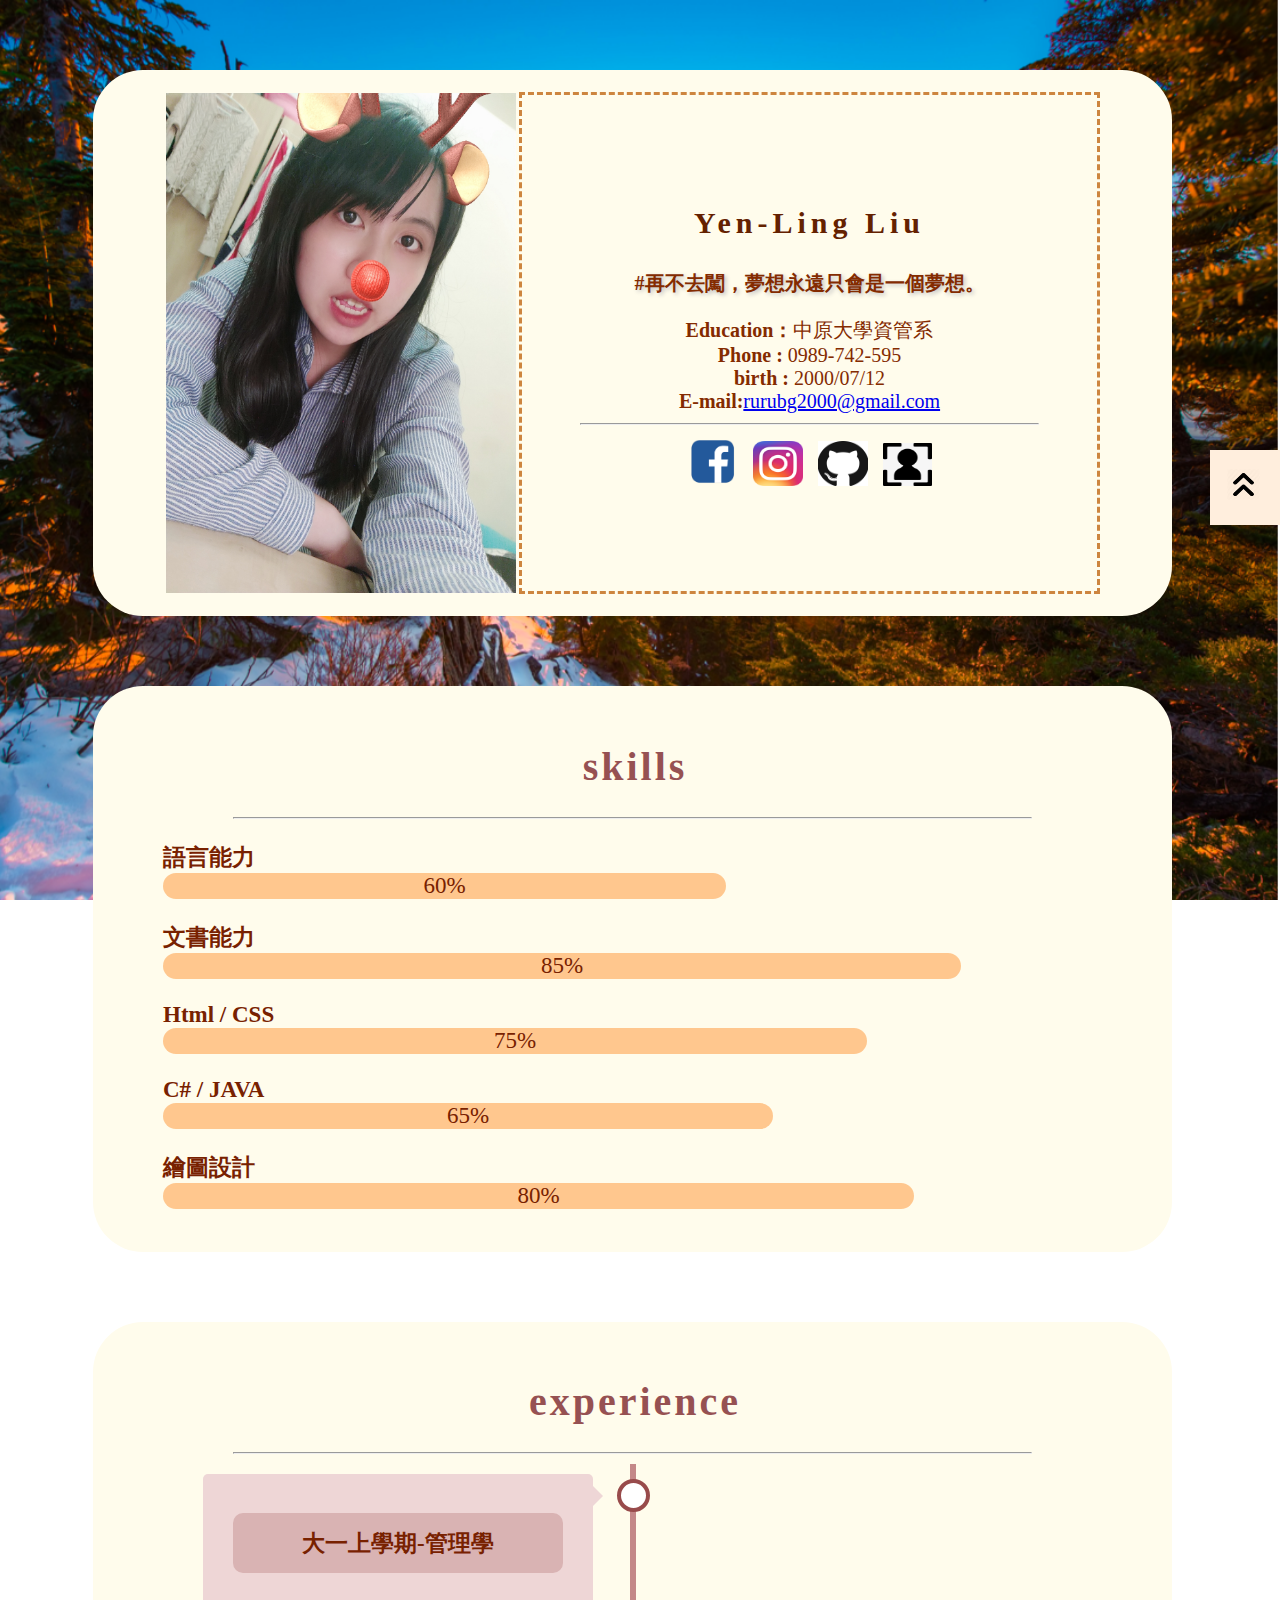
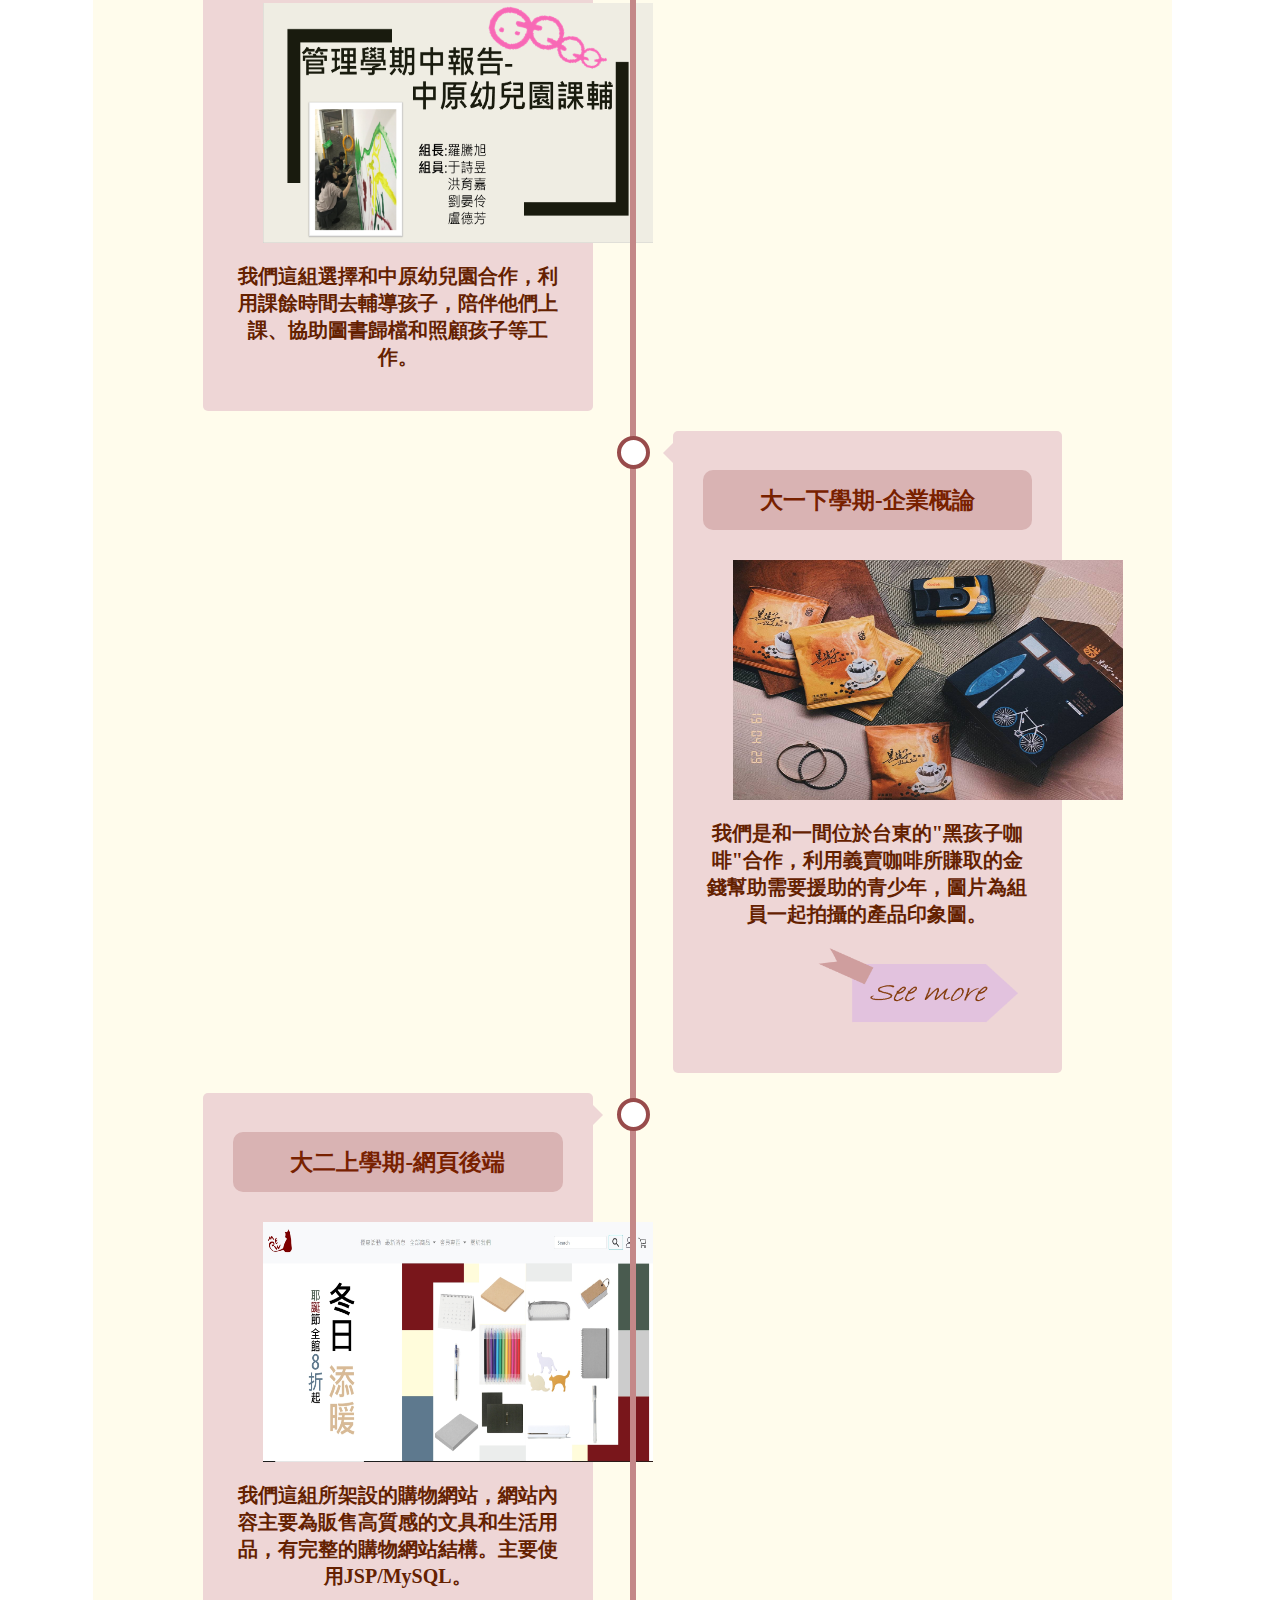
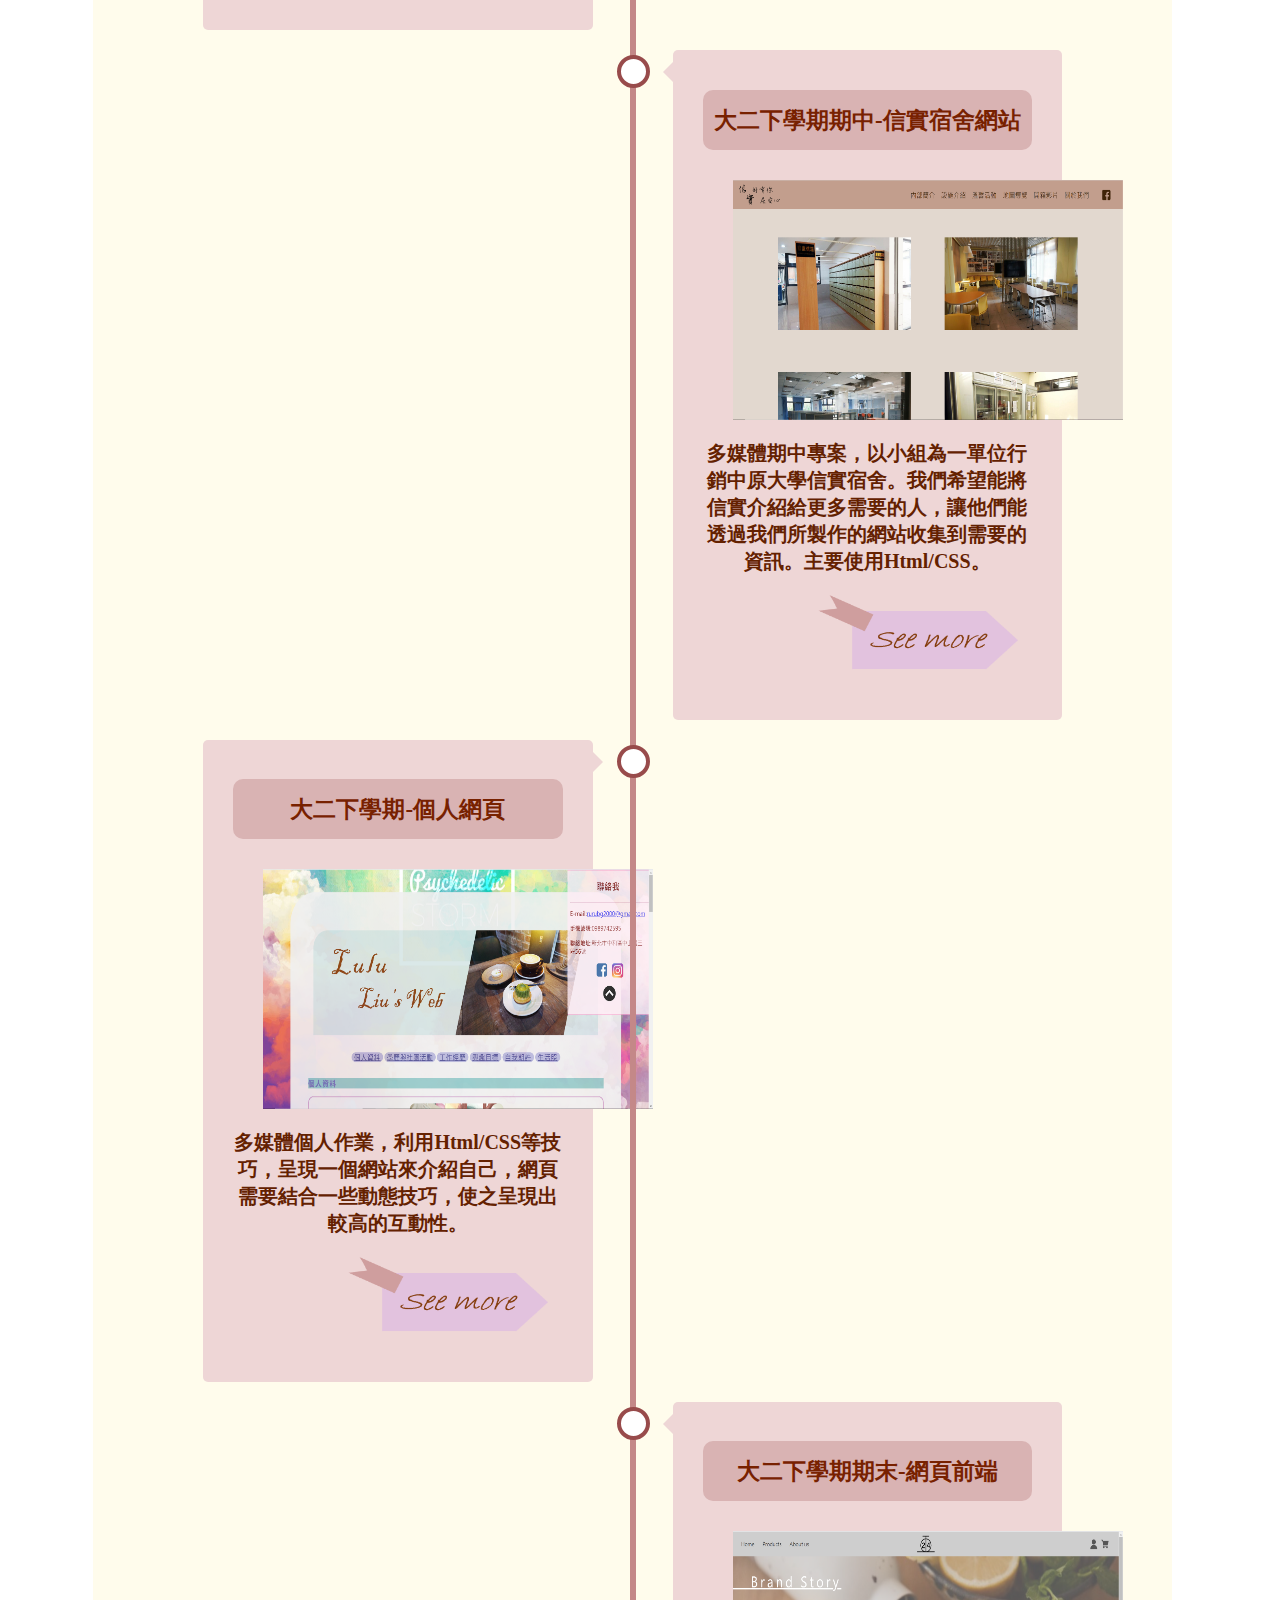
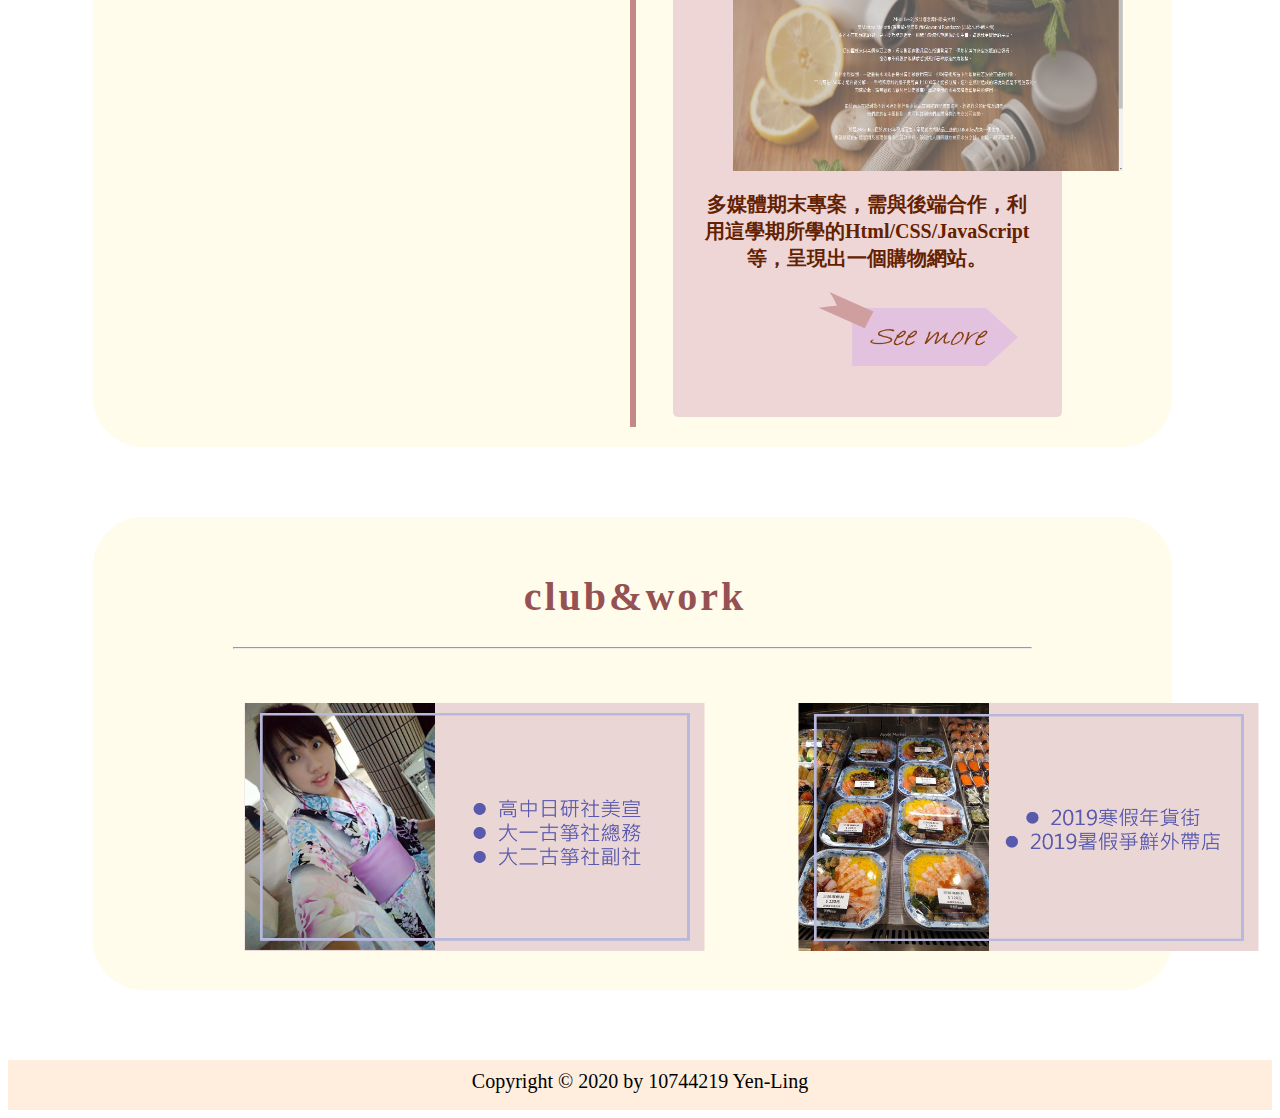
<file: yenling/index.html>
<!DOCTYPE html>
<html lang="en">
<link rel="stylesheet" type="text/css" href="index.css">
<head>
	<meta charset="UTF-8">
	<title>個人履歷</title>
</head>
<body>
	<header>
	<div class="a1">
	<table>
	<tr>
		<td>
		<div class="pica"><img src=image/me.jpg style="width:350px;height:500px;"></div>
		</td>
		<td class="a2">
			<p class="a3"><b>Yen-Ling Liu</b><br></p>
			<p style="text-shadow: 0.1em 0.1em 0.2em silver "><b>#再不去闖，夢想永遠只會是一個夢想。</b><br></p>
			<b>Education：</b>中原大學資管系<br>
			<b>Phone :</b> 0989-742-595<br>
			<b>birth :</b> 2000/07/12<br>
			<b>E-mail:</b><a href="mailto:rurubg2000@gmail.com">rurubg2000@gmail.com<br></a>
			<hr width="80%" size="2px" align="center" style="color:#404040">
			<a href="https://www.facebook.com/profile.php?id=100004029527079" target="_blank"><div class="pico"><img src="image/fb.png" style="width:51px;height:51px;"></a>
			<a href="https://www.instagram.com/liu_yen_ling_/?hl=zh-tw" target="_blank"><img src="image/ig.png" style="width:50px;height:45px;margin-left: 10px;"></a>
			<a href="https://github.com/yenlin-liu/yenlin-liu.github.io" target="_blank"><img src="image/git.jpg" style="width:50px;height:45px;margin-left: 10px;"></a>
			<a href="https://yenlin-liu.github.io/yenlinhw/index.html" target="_blank"><img src="image/web.jpg" style="width:49px;height:43px;margin-left: 10px;"></a></div></p>
		</td>
	</tr>
	</div>
	</table>
	</header>
	<section>
		<article>
		<div class="a1">
			<h1 style="padding-top:10px;padding-left:5px; " class="a4">skills</h1>
			<hr width="85%" size="2px" align="center" style="color:#642100">
				<div id="progress0">
      					<p class="a5"><b>語言能力</b><br><span>60%</span></p>
				</div>	
				<div id="progress1">
      					<p class="a5"><b>文書能力</b><br><span>85%</span></p>
				</div>	
				<div id="progress2">
      					<p class="a5"><b>Html / CSS</b><br><span>75%</span></p>
				</div>
				<div id="progress3">
      					<p class="a5"><b>C# / JAVA</b><br><span>65%</span></p>
				</div>	
				<div id="progress4">
      					<p class="a5"><b>繪圖設計</b><br><span>80%</span></p>
				</div>		
			</div>
		
		</article>

		<article>
		<div class="a1">
		<h1 style="padding-top:10px;padding-left:5px; " class="a4">experience</h1>
		<hr width="85%" size="2px" align="center" style="color:#642100">
			<div class="timeline" style="background-color: ;font-family: Helvetica,sans-serif;">
  <div class="container left">
    <div class="content">
      <div class="a7">
      <h2 class="a6">大一上學期-管理學</h2>
      </div>
      <p><div class="pic"><img src="image/img1.PNG" class="pic1"></br></div>
         <p class="a8"><b>我們這組選擇和中原幼兒園合作，利用課餘時間去輔導孩子，陪伴他們上課、協助圖書歸檔和照顧孩子等工作。</b></p></p>
    </div>
  </div>
  <div class="container right">
    <div class="content">
    <div class="a7">
      <h2 class="a6">大一下學期-企業概論</h2>
      </div>
      <p><div class="pic"><img src="image/img2.jpg" class="pic1"></br></div>
          <p class="a8"><b>我們是和一間位於台東的"黑孩子咖啡"合作，利用義賣咖啡所賺取的金錢幫助需要援助的青少年，圖片為組員一起拍攝的產品印象圖。</b></p>
          <a href="https://www.youtube.com/watch?v=tInCmDv3W_4"  target="_blank"><img src="image/more.png" class="pic2" title="請點擊"></a>
      </p>
    </div>
  </div>
  <div class="container left">
    <div class="content">
    <div class="a7">
      <h2 class="a6">大二上學期-網頁後端</h2>
      </div>
      <p><div class="pic"><img src="image/img4.jpg" class="pic1"></br></div>
       <p class="a8"><b>我們這組所架設的購物網站，網站內容主要為販售高質感的文具和生活用品，有完整的購物網站結構。主要使用JSP/MySQL。</b></p>
         </p>
    </div>
  </div>
   <div class="container right">
    <div class="content">
    <div class="a7">
      <h2 class="a6">大二下學期期中-信實宿舍網站</h2>
      </div>
      <p><div class="pic"><img src="image/img5.PNG" class="pic1"></br></div>
          <p class="a8"><b>多媒體期中專案，以小組為一單位行銷中原大學信實宿舍。我們希望能將信實介紹給更多需要的人，讓他們能透過我們所製作的網站收集到需要的資訊。主要使用Html/CSS。</b></p>
          <a href="https://tony13382.github.io/xinshishow/index.html"  target="_blank"><img src="image/more.png" class="pic2" title="請點擊"></a></p>
    </div>
  </div>
  <div class="container left">
    <div class="content">
    <div class="a7">
      <h2 class="a6">大二下學期-個人網頁</h2>
	  </div>	
      <p><div class="pic"><img src="image/img3.PNG" class="pic1"></br></div>
          <p class="a8"><b>多媒體個人作業，利用Html/CSS等技巧，呈現一個網站來介紹自己，網頁需要結合一些動態技巧，使之呈現出較高的互動性。</b></p>
		 <a href="https://yenlin-liu.github.io/yenlinhw/index.html"  target="_blank"><img src="image/more.png" class="pic2" title="請點擊"></a>
          </p>
    </div>
  </div>
  <div class="container right">
    <div class="content">
    <div class="a7">
      <h2 class="a6">大二下學期期末-網頁前端</h2>
	  </div>
      <p><div class="pic"><img src="image/img6.PNG" class="pic1"></br></div>
          <p class="a8"><b>多媒體期末專案，需與後端合作，利用這學期所學的Html/CSS/JavaScript等，呈現出一個購物網站。</b><br></p>
          <a href="https://hsinyi217923.github.io/final/"  target="_blank"><img src="image/more.png" class="pic2" title="請點擊"></a></p>
    </div>
  </div>
</div>
	</div>
		</article>
		<article>
			<div class="a1">
				<h1 style="padding-top:10px;padding-left:5px; " class="a4">club&work</h1>
				<hr width="85%" size="2px" align="center" style="color:#642100">
					<div>
						<table>
							<tr>
								<td><img src="image/club.png" class="pic3"></td>
								<td><img src="image/work.png" class="pic3"></td>
							</tr>
						</table>
					</div>
			</div>
		</article>
	</section>
<nav>
	<div class="top">
	<a href="#" class="back-to-top" ><img src="image/top.png" style="width:50px;height:50px;padding-left :17px;padding-top:19px;"></a>
</nav>
<footer style="margin-top:0%; margin-bottom:0%; margin-right:0%; margin-left:0%;">
	<div class="foot">
          Copyright © 2020 by 10744219 Yen-Ling
	</div>
</footer>
</div>
</body>
</html>
</file>
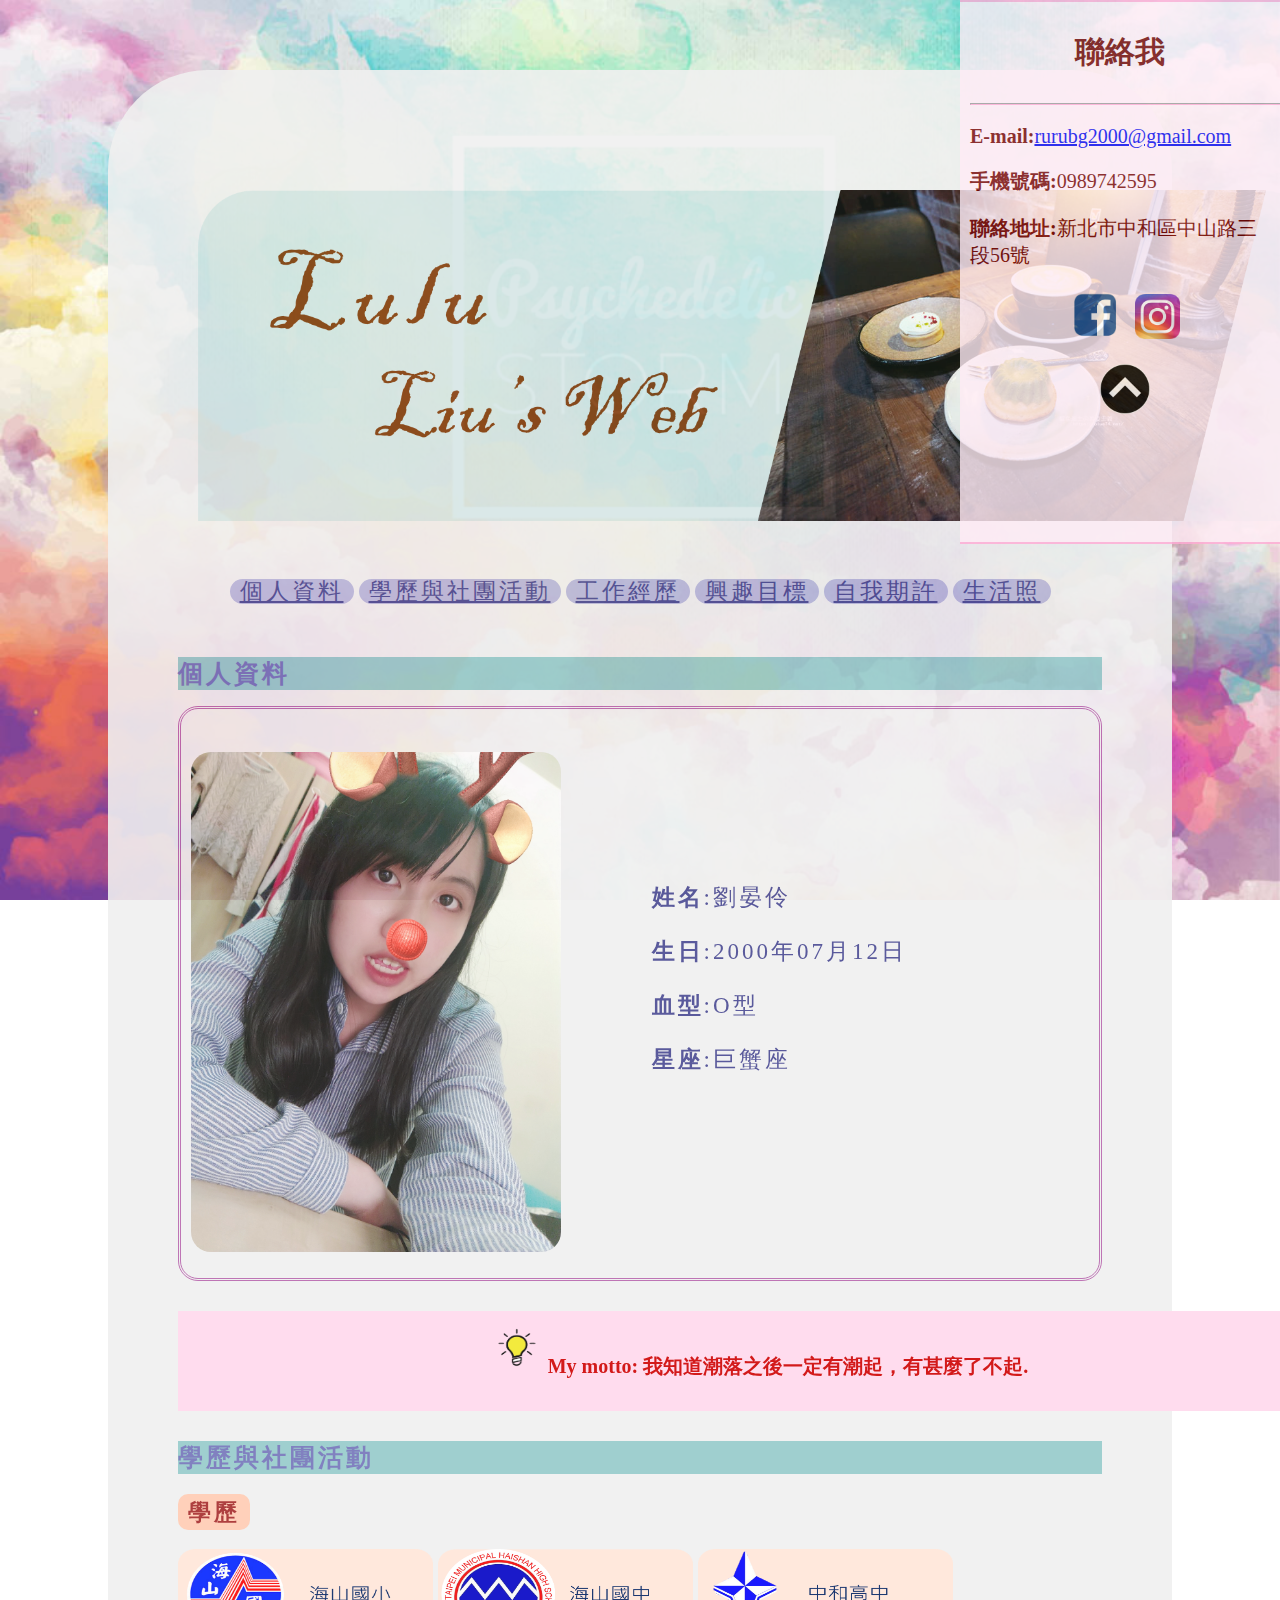
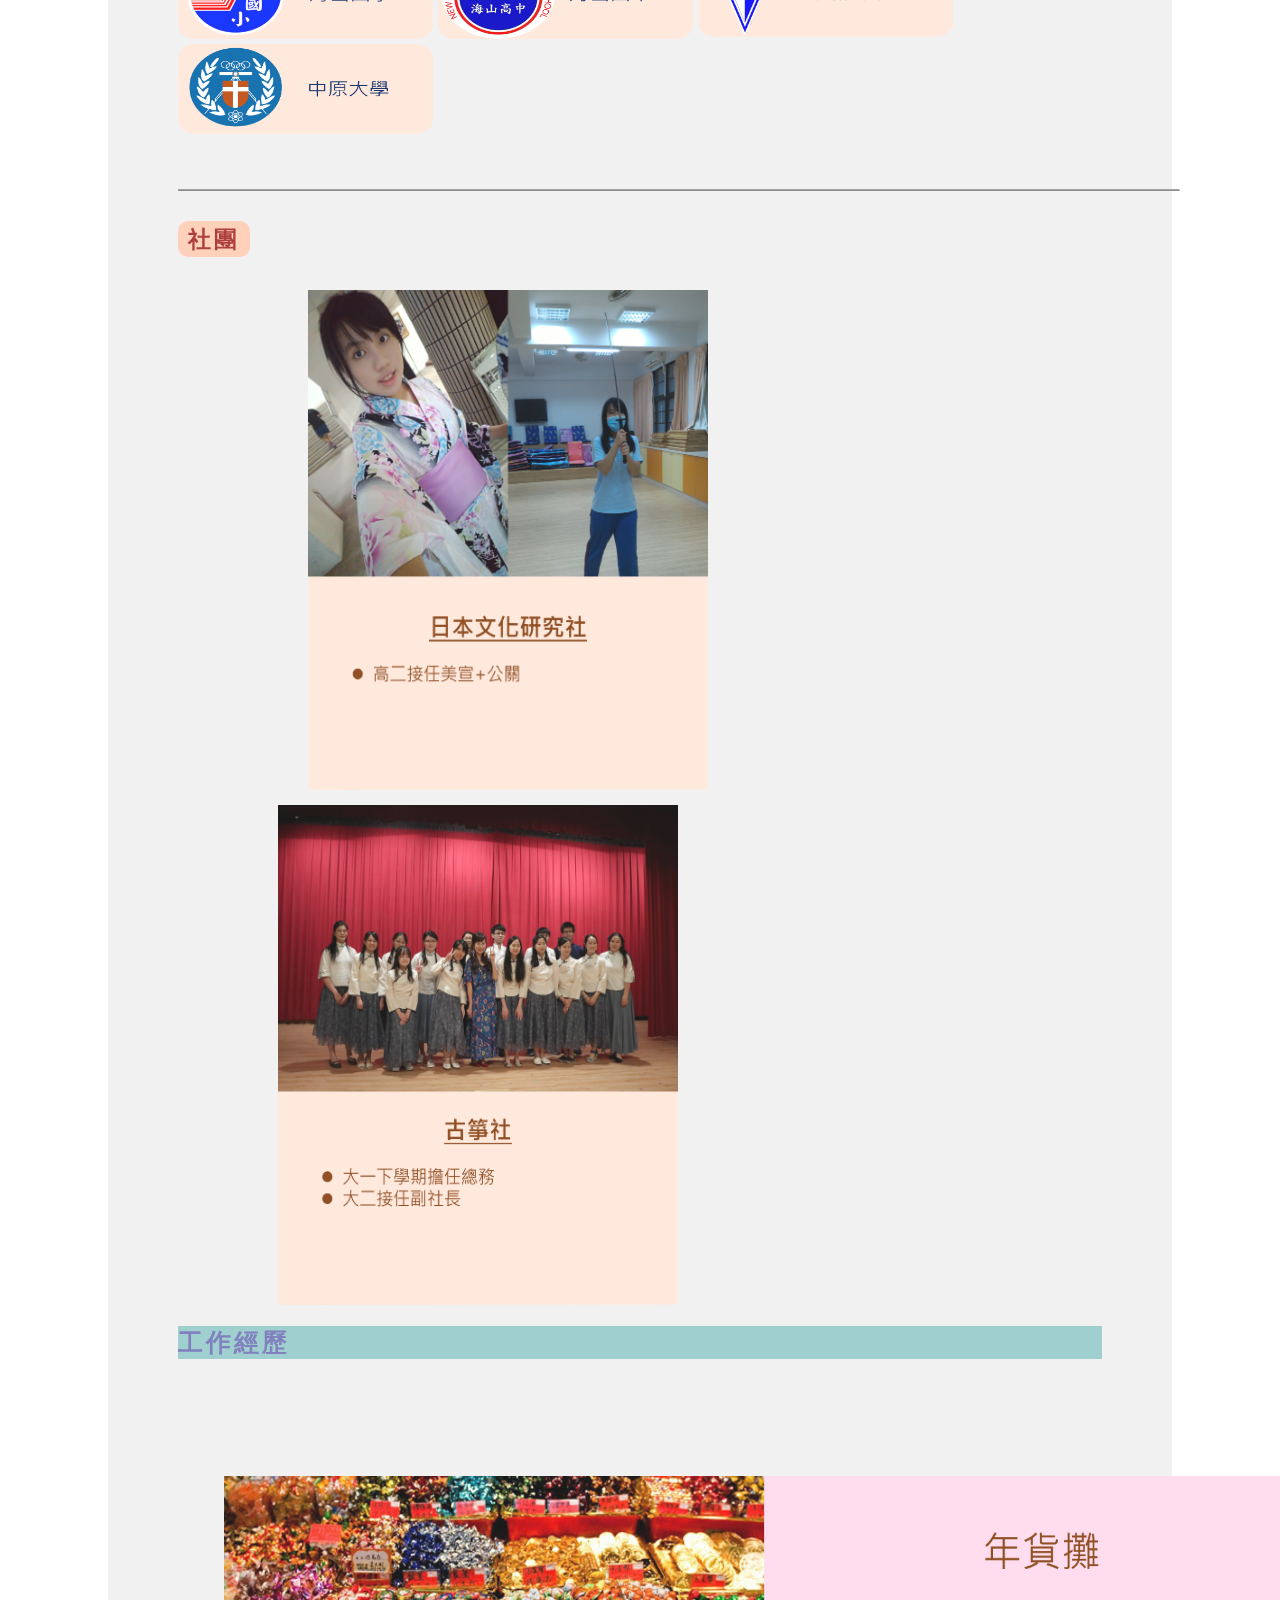
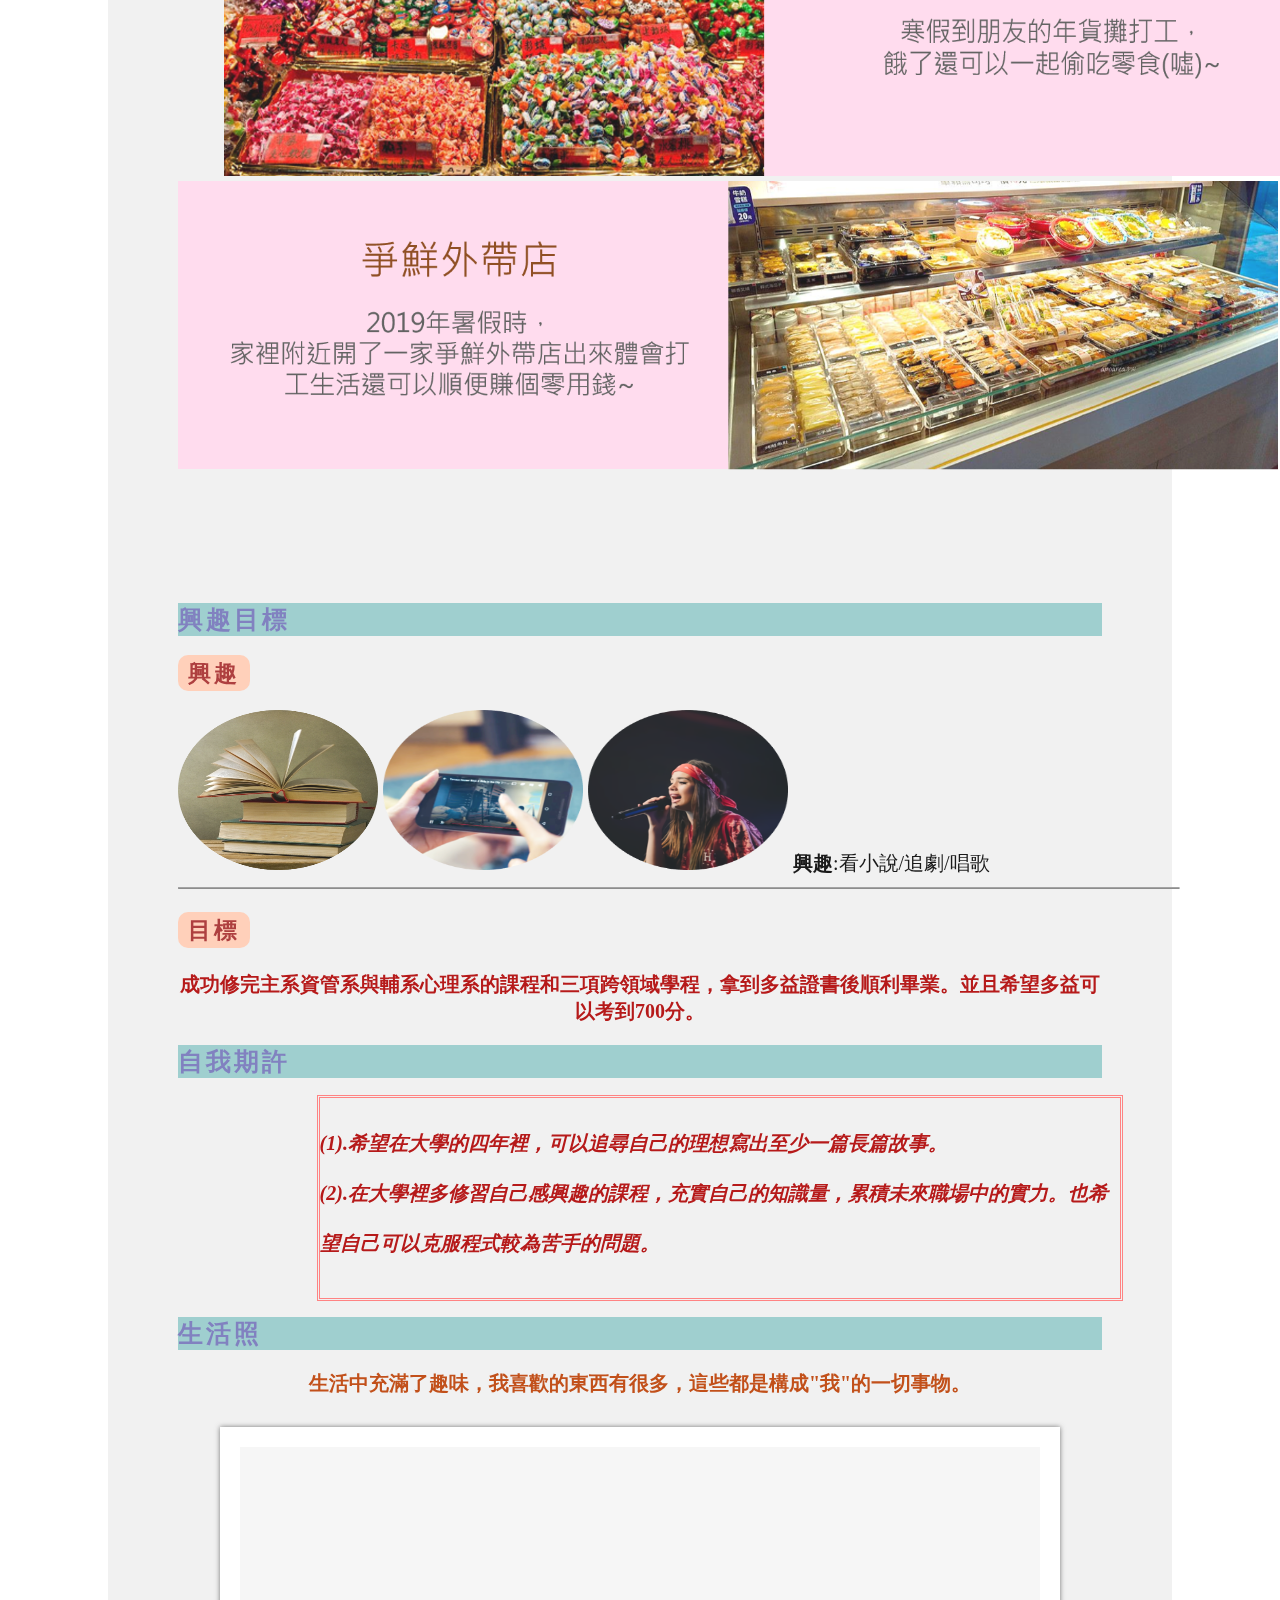
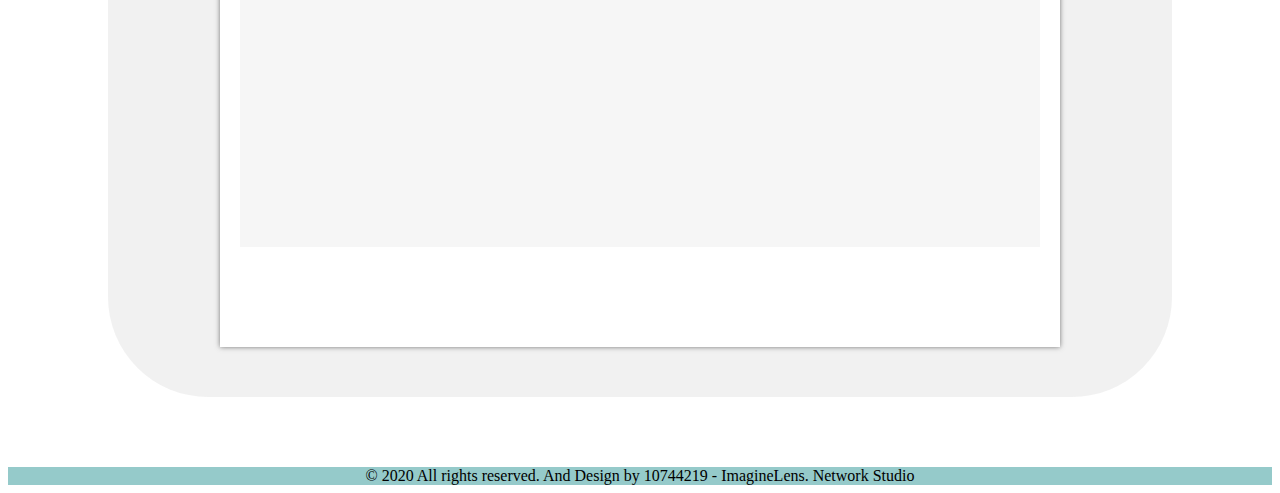
<file: yenlinhw/index.html>
<!DOCTYPE html>
<html lang="en">
<link rel="stylesheet" type="text/css" href="index.css">
<head>
	<meta charset="UTF-8">
	<title>Lulu's web</title>
</head>
<body>
<div class="a2" style="opacity:0.9;">
	<header>
	<div class="pic3">
		<img src="image/name.png" style="width:1140px;height:20%;padding-top:100px;">
	</div>
		<nav style="text-align:center;margin-top:50px;margin-bottom:50px;">
				<a href="#basic" class="a8"">個人資料</a>
				<a href="#club"  class="a8">學歷與社團活動</a>
				<a href="#work"  class="a8">工作經歷</a>
				<a href="#interest"  class="a8">興趣目標</a>
				<a href="#wish"  class="a8">自我期許</a>
				<a href="#life"  class="a8">生活照</a>
			</nav>
	</header>
<a name="basic">
	<section>
		<article>
		<a name="basic">
		<h1 class="a4" >個人資料</h1>
 			<div class="a9">
 			<p><img src="image/me1.jpg" style="width:370px;height:500px; border-radius:20px 20px 20px 20px;">
 			<div style="padding-top:130px; ">
 		<p><b>姓名</b>:劉晏伶
		<p><b>生日</b>:2000年07月12日</p>
		<p><b>血型</b>:O型</p>
		<p><b>星座</b>:巨蟹座</p></p></div>
 </div>
		<div class="a5">
			<p style="text-align:center;color:#CE0000;padding-top:12px; "><img src="image/image5.png" style="width:60px;height:50px; "><b>My 
motto:  我知道潮落之後一定有潮起，有甚麼了不起.</b></p>
		</div>
		
		</a>
		</article>

		<article>
			<p class=""></p>
		</article>

		<article>
		<a name="club">
		<h1 class="a4">學歷與社團活動</h1>
		<h2 class="a7" style="color:brown;text-align:center;">學歷</h2>
		<a href="http://www.hsps.ntpc.edu.tw/" target="_blank"><img src="image/sch1.png" alt="圖片替代文字" title="請點擊 " border="none" style="width:255px; height:90px;"></a>
		<a href="http://163.20.146.12/default_page.asp" target="_blank"><img src="image/sch2.png" alt="圖片替代文字" title="請點擊 " border="none" style="width:255px; height:90px;"></a>
		<a href="https://www.chshs.ntpc.edu.tw/nss/p/index" target="_blank"><img src="image/sch3.png" alt="圖片替代文字" title="請點擊 " border="none" style="width:255px; height:90px;"></a>
		<a href="https://www1.cycu.edu.tw/" target="_blank"><img src="image/sch4.png" alt="圖片替代文字" title="請點擊 " border="none" style="width:255px; height:90px;"></a>

		<hr class="div1" align="left" style="margin-top:50px;margin-bottom:30px; ">

		<h3 class="a7" style="color:brown;text-align:center;">社團</h3>
		<img src="image/club1.png" style="width:400px; height:500px;padding-left:130px;padding-top: 10px;">
		<img src="image/club2.png" style="width:400px; height:500px;padding-left:100px;padding-top: 10px;">
		</a>
		</a>
		</article>

		<article>
		<a name="work">
		<h1 class="a4">工作經歷</h1>
			<img  src="image/pro1.png" style="width:1100px; height:300px; padding-left:5%; padding-top: 100px;">
			<img  src="image/pro2.png" style="width:1100px; height:400px;padding-bottom: 0px;">
		</article>

		<article>
		<a name="interest">
		<h1 class="a4">興趣目標</h1>
		<h2 class="a7" style="color:brown;text-align:center;">興趣</h2>
		<img src="image/image2.png" alt="圖片替代文字" title="看小說 " border="none" style="width:200px; height:160px;">	
		<img src="image/image3.png" alt="圖片替代文字" title="追劇 " border="none" style="width:200px; height:160px;">
		<img src="image/image4.png" alt="圖片替代文字" title="唱歌 " border="none" style="width:200px; height:160px;">	
		<b>興趣</b>:看小說/追劇/唱歌
		<hr class="div1" align="left">
		<h3 class="a7" style="color:brown;text-align:center;">目標</h3>
		<p style="text-align:center;color:#AE0000;font-weight: bold;" >成功修完主系資管系與輔系心理系的課程和三項跨領域學程，拿到多益證書後順利畢業。並且希望多益可以考到700分。</p>
		</a>
		</article>

		<article>
		<a name="wish">
		<h1 class="a4">自我期許</h1>
		<div class="a6">
			<p style="text-align:left;font-style:italic;color:#AE0000;line-height: 50px;font-weight: bold; " >
			(1).希望在大學的四年裡，可以追尋自己的理想寫出至少一篇長篇故事。<br>
			(2).在大學裡多修習自己感興趣的課程，充實自己的知識量，累積未來職場中的實力。也希望自己可以克服程式較為苦手的問題。</p>
		</div>
		</a>
		</article>

		<article>
		<a name="life">
		<h1 class="a4">生活照</h1>
		<p style="text-align:center; color:#BB3D00;font-weight: bold; ">生活中充滿了趣味，我喜歡的東西有很多，這些都是構成"我"的一切事物。</p>
		<div class="slider_container">
	<div>
		<img src="image/life1.jpg" alt="pure css3 slider" style="width:800px;height:400px;" />
		<span class="info">聖誕節的交換禮物</span>
	</div>
	<div>
		<img src="image/life2.jpg" alt="pure css3 slider" style="width:800px;height:400px;" />
		<span class="info">我很喜歡欣賞建築設計</span>
	</div>
	<div>
		<img src="image/life3.jpg" alt="pure css3 slider" style="width:800px;height:400px;" />
		<span class="info">桌前美食大口咽</span>
	</div>
	<div>
		<img src="image/life4.jpg" alt="pure css3 slider" style="width:800px;height:400px;" />
		<span class="info">好冷阿 前面有甚麼呢?</span>
	</div>
	<div>
		<img src="image/life5.jpg" alt="pure css3 slider" style="width:800px;height:400px;" />
		<span class="info">等等要去參加演會</span>
	</div>
	<div>
		<img src="image/life6.jpg" alt="pure css3 slider" style="width:800px;height:400px;" />
		<span class="info">Best Friend</span>
</div>
	</div>
		</article>
	</section>
	</div>

	<nav>
	<div class="a10" style="background-color:#FFECF5;opacity:0.8; ">
	<p style="text-align:center; font-size:30px;"><b>聯絡我</b></p>
	<hr class="div2" align="center">
	<p><b>E-mail:</b><a href="mailto:rurubg2000@gmail.com">rurubg2000@gmail.com</p></a>
	<p><b>手機號碼:</b>0989742595</p>
	<p><b>聯絡地址:</b>新北市中和區中山路三段56號</p>
	<p><a href="https://www.facebook.com/profile.php?id=100004029527079" target="_blank"><img src="image/fb.png" style="width:50px;height:50px;padding-left: 100px;"></a>
	<a href="https://www.instagram.com/liu_yen_ling_/?hl=zh-tw" target="_blank"><img src="image/ig.png" style="width:45px;height:45px;padding-left: 10px;"></a></p>
	<a href="#" class="back-to-top"><img src="image/image6.png" style="width:50px;height:50px;padding-left: 130px;"></a>
	</div>
	</nav>

	<footer class="foot"> 
		© 2020 All rights reserved. And Design by 10744219 - ImagineLens. Network Studio
	</footer>
	</div>
</body>
</html>
</file>
<file: yenling/index.css>
body{
	background-image:url(image/BGP.png);
	background-repeat: no-repeat;
    background-attachment: fixed;
    background-position: 100% 100%;
    background-size: cover;
    font-family:"Microsoft JhengHei";
	font-size:20px;
    }
.a1{
	background-color:#FFFCEC; 
	border-radius:50px;
	margin:70px 100px 70px 85px;
	padding:20px 70px 20px 70px;
   }
.a2{
	color:#842B00;
	border-style:dashed;
	border-color:#CD853F;
	width:900px; 
	text-align:center;
	vertical-align: middle;
	font-family:"Microsoft JhengHei";
	}
.a3{
	color:#642100;
	font-size: 30px;
	letter-spacing:5px;
	font-family:fantasy;;
   }
.top{
  	width:70px;
  	height:75px;
  	background-color:#FFEEDD;
  	position:fixed; 
  	right: 0;
  	top:50%;
  	z-index:1; 
  	font-family:"Microsoft JhengHei";
	}
.a4{
	font-family: "Microsoft YaHei",fantasy;
	font-size: 40px;
	color:#965152;
	letter-spacing:3px;
	text-align:center;
	vertical-align: middle;
	border-radius:15px;
   }
.a5{
	font-size:23px;
	color:#782100; 
	font-family:"Microsoft JhengHei";
	}
.a6{
	font-size:23px;
	color:#782100; 
	font-family:"Microsoft JhengHei";
	text-align: center;
	vertical-align: middle;
	padding-top:15px; 
	}
.a7{
	background-color:#D9B3B3; 
	width:100%; 
	height:60px; 
	border-radius:10px;
   }
.a8{
	font-size:20px;
	color:#642100; 
	font-family:"Microsoft JhengHei";
	text-align: center;
	vertical-align: middle;
   }
.pic1{
	  width:420px;
	  height:250px;
	  padding-left:30px;
	  padding-top: 10px;
	 }
.pic2{
	  width:200px;
	  height:80px;
	  margin-left:115px;
	  margin-right:115px; 
	}
.pic3{
	  width:550px;
	  height:300px;
	  padding-left:67px;
	  padding-top:30px;
	}
.foot{
	  background-color:	#FFEEDD;
	  color:black;
	  text-align:center;
	  vertical-align:middle;
	  padding-top:10px;
	  width:100%;
	  height:50px;   
	 }
.pic{ width:420px;
	  height:250px;
	  overflow:hidden;
	}
.pic img{transform:scale(1,1);transition: all 0.5s ease-out;}
.pic img:hover{transform:scale(1.0,1.1);}
	 
.pico{
	  overflow:hidden;
	}
.pico img{transform:scale(1,1);transition: all 0.5s ease-out;}
.pico img:hover{transform:scale(1.15,1.15);}

.pica{
	  width: 350px;
	  height: 500px;
	  overflow:hidden;
	}
.pica img{transform:scale(1,1);transition: all 1.5s ease-out;}
.pica img:hover{transform:scale(1.15,1.15);}

	 
#progress0 span {
            display: inline-block;
            width: 60%;
            height:100%;
            background:	#FFC78E;
            filter: progid:DXImageTransform.Microsoft.gradient( startColorstr='#2989d8', endColorstr='#2989d8',GradientType=1 );
            background-size: 60px 30px;
            text-align: center;
            color:#782100;
            border-radius: 25px;
            -webkit-animation:load 2s ease-in;
        }
@-webkit-keyframes load{
        0%{
            width: 0%;
          }
        60%{
                width:60%;
            }
        }
#progress1 span {
            display: inline-block;
            width: 85%;
            height: 100%;
            background:	#FFC78E;
            filter: progid:DXImageTransform.Microsoft.gradient( startColorstr='#AD5A5A', endColorstr='#AD5A5A',GradientType=1 );
            background-size: 60px 30px;
            text-align: center;
            color:#782100;
            border-radius: 25px;
            -webkit-animation:load 2s ease-in;
        }
@-webkit-keyframes load{
        0%{
            width: 0%;
          }
        85%{
                width:85%;
            }
        }
#progress2 span {
            display: inline-block;
            width: 75%;
            height: 100%;
            background:	#FFC78E;
            filter: progid:DXImageTransform.Microsoft.gradient( startColorstr='#2989d8', endColorstr='#2989d8',GradientType=1 );
            background-size: 60px 30px;
            text-align: center;
            color:#782100;
            border-radius: 25px;
            -webkit-animation:load 2s ease-in;
        }
@-webkit-keyframes load{
        0%{
            width: 0%;
          }
        75%{
                width:75%;
            }
        }
#progress3 span {
            display: inline-block;
            width: 65%;
            height: 100%;
            background:	#FFC78E;
            filter: progid:DXImageTransform.Microsoft.gradient( startColorstr='#2989d8', endColorstr='#2989d8',GradientType=1 );
            background-size: 60px 30px;
            text-align: center;
            color:#782100;
            border-radius: 25px;
            -webkit-animation:load 2s ease-in;
        }
@-webkit-keyframes load{
        0%{
            width: 0%;
          }
        65%{
                width:65%;
            }
        }
#progress4 span {
            display: inline-block;
            width: 80%;
            height: 100%;
            background:	#FFC78E;
            filter: progid:DXImageTransform.Microsoft.gradient( startColorstr='#2989d8', endColorstr='#2989d8',GradientType=1 );
            background-size: 60px 30px;
            text-align: center;
            color:#782100;
            border-radius: 25px;
            -webkit-animation:load 2s ease-in;
        }
@-webkit-keyframes load{
        0%{
            width: 0%;
          }
        80%{
                width:80%;
            }
        }
* {
  box-sizing: border-box;
  }

.timeline {
  position: relative;
  max-width: 1200px;
  margin: 0 auto;
}

.timeline::after {
  content: '';
  position: absolute;
  width: 6px;
  background-color:#C48888;
  top: 0;
  bottom: 0;
  left: 50%;
  margin-left: -3px;
}

.container {
  padding: 10px 40px;
  position: relative;
  background-color: inherit;
  width: 50%;
}

.container::after {
  content: '';
  position: absolute;
  width: 25px;
  height: 25px;
  right: -17px;
  background-color: white;
  border: 4px solid #984B4B;
  top: 15px;
  border-radius: 50%;
  z-index: 1;
}

.left {
  left: 0;
}

.right {
  left: 50%;
}

.left::before {
  content: " ";
  height: 0;
  position: absolute;
  top: 22px;
  width: 0;
  z-index: 1;
  right: 30px;
  border: medium solid white;
  border-width: 10px 0 10px 10px;
  border-color: transparent transparent transparent #EED6D6;
}

.right::before 
{
  content: " ";
  height: 0;
  position: absolute;
  top: 22px;
  width: 0;
  z-index: 1;
  left: 30px;
  border: medium solid white;
  border-width: 10px 10px 10px 0;
  border-color: transparent #EED6D6 transparent transparent;
}

.right::after {
  left: -16px;
}

.content {
  padding: 20px 30px;
  background-color: #EED6D6;
  position: relative;
  border-radius:5px; 
}

@media screen and (max-width: 600px) {

  .timeline::after {
    left: 31px;
  }

  .container {
    width: 100%;
    padding-left: 70px;
    padding-right: 25px;
  }

  .container::before {
    left: 60px;
    border: medium solid white;
    border-width: 10px 10px 10px 0;
    border-color: transparent white transparent transparent;
  }

  .left::after, .right::after {
    left: 15px;
  }

  .right {
    left: 0%;
  }
}
</file>
<file: yenlinhw/index.css>
body{
	background-image:url(image/image1.jpg);
	background-repeat: no-repeat;
    background-attachment: fixed;
    background-position: 100% 100%;
    background-size: cover;
    }
.a1{
	font-size: 16px;
	color:#BF0060;
	}
.pic1{
	width:304px;
	height:228px;
    }

.pic2{
	background-image:url(image/name.jpg);
	background-position: left;
	}
.a2{
	margin:70px 100px 70px 100px;
	background-color:#F0F0F0;
	padding:20px 70px 20px 70px;
	font-family:"Microsoft JhengHei";
	font-size:20px;
	border-radius:100px
	}
.a3{list-style-type: circle;
	}
.a4{
	background-color:#95CACA;
	font-family: "Microsoft YaHei",fantasy;
	font-size: 25px;
	color:#7373B9;
	letter-spacing:3px;
	}
.txt1{
	text-align:center;
 	text-indent:10px;
	}
.a5{
	background-color:#FFD9EC;
	width:1160px;
	height:100px;
	margin-top: 30px;
	margin-bottom: 30px;
	}
.foot{
	height: 1%;
　  position: relative;
　  margin-top: -100px;
    margin-left:0px;
    margin-right:0px;
    padding-bottom:0px;  
	background-color:#95CACA;
	text-align:center;
	}	
.pic3{
	border-radius:100px 100px 0px 0px;
	}
.a6{
	width:800px;
	height:200px;
	border-style:double;
	border-color:#FF7575;
	border:3px
	margin-right:40px;
	margin-left: 15%;
	}
.div1
	{
	width:1000px;
	border-bottom: 1px solid gray;
	}
.a7
	{
	background-color:#FFCBB3;
	font-family: "Microsoft YaHei",fantasy;
	font-size: 23px;
	color:#B87070;
	letter-spacing:3px;
	width: 60px;
	height: 30px;
	border-radius: 10px 10px 10px 10px;
	vertical-align: middle;
	padding-top: 3px;
	padding-bottom: 3px;
	padding-left:6px;
	padding-right: 6px;
	}
.a8{
	background-color:#B8B8DC;
	font-family: "Microsoft YaHei";
	font-size:23px;
	color:#484891;
	border-style:none;
	border-color:#B766AD;
	letter-spacing:3px;
	border-radius: 20px 20px 20px 20px;
	padding-left:10px;
	padding-right: 10px;
	}
.a10{
  color:#750000;
  border-top: 2px solid #FFAAD5;
  border-bottom:2px solid #FFAAD5;
  width:300px;
  height:60%;
  position:fixed; 
  right: 0;
  top:0;
  z-index:1; 
  font-family:"Microsoft JhengHei";
	font-size:20px;
	padding-left: 10px;
	padding-right: 10px
	}
.slider_container {
    margin: 30px auto;
    width: 800px;
    height: 400px;
    position: relative;
    border: 20px solid;    
    border-color: #fff;
    border-bottom-width: 100px;
    background-color: #f5f5f5;
    box-shadow: #666 0 0 5px;
}

.slider_container div {
    position: absolute;
    top: 0;
    left: 0;
    opacity: 0;
    filter: alpha(opacity=0);
}
.slider_container div {
    -webkit-animation: round 30s linear infinite;
            animation: round 30s linear infinite;
}

@-webkit-keyframes round {
    4% {
        opacity: 1;
        filter: alpha(opacity=100);
    }
    20% {
        opacity: 1;
        filter: alpha(opacity=100);
    }
    24% {
        opacity: 0;
        filter: alpha(opacity=0);
    }
}
@keyframes round {
    4% {
        opacity: 1;
        filter: alpha(opacity=100);
    }
    20% {
        opacity: 1;
        filter: alpha(opacity=100);
    }
    24% {
        opacity: 0;
        filter: alpha(opacity=0);
    }
}

.slider_container div:nth-child(6) {
    -webkit-animation-delay: 0s;
            animation-delay: 0s;
}
.slider_container div:nth-child(5) {
    -webkit-animation-delay: 5s;
            animation-delay: 5s;
}

.slider_container div:nth-child(4) {
    -webkit-animation-delay: 10s;
            animation-delay: 10s;
}

.slider_container div:nth-child(3) {
    -webkit-animation-delay: 15s;
            animation-delay: 15s;
}

.slider_container div:nth-child(2) {
    -webkit-animation-delay: 20s;
            animation-delay: 20s;
}

.slider_container div:nth-child(1) {
    -webkit-animation-delay: 25s;
            animation-delay: 25s;
}
.slider_container span {    
    color: #000;
    background: #fff;
    position: absolute;
    left: 0%;
    top: 280px;
    width: 400px;
    height: 100px;
    font-size: 30px;
    text-align: center;
    line-height: 100px;
    -webkit-transform:scaleY(0);
        -ms-transform:scaleY(0);
            transform:scaleY(0);
    -webkit-transition: all 0.5s ease-in-out;
            transition: all 0.5s ease-in-out;
}

.slider_container:hover span {
    width: 100%;
    -webkit-transform:scaleY(1);
        -ms-transform:scaleY(1);
            transform:scaleY(1);
}
.slider_container:hover div {
    -webkit-animation-play-state: paused;
            animation-play-state: paused;
}
.a9{
	font-family: "Microsoft YaHei";
	font-size:23px;
	color:#484891;
	border-style:double;
	border-color:#B766AD;
	letter-spacing:3px;
	border-radius: 20px 20px 20px 20px;
	padding-left:10px;
	padding-right: 10px;
	padding-top: 20px;
	padding-bottom: 20px;
	vertical-align: middle;
	columns:300px;
	}
.div2
	{
	width:800px;
	border-bottom: 1px solid #FFAAD5;
	}
</file>
